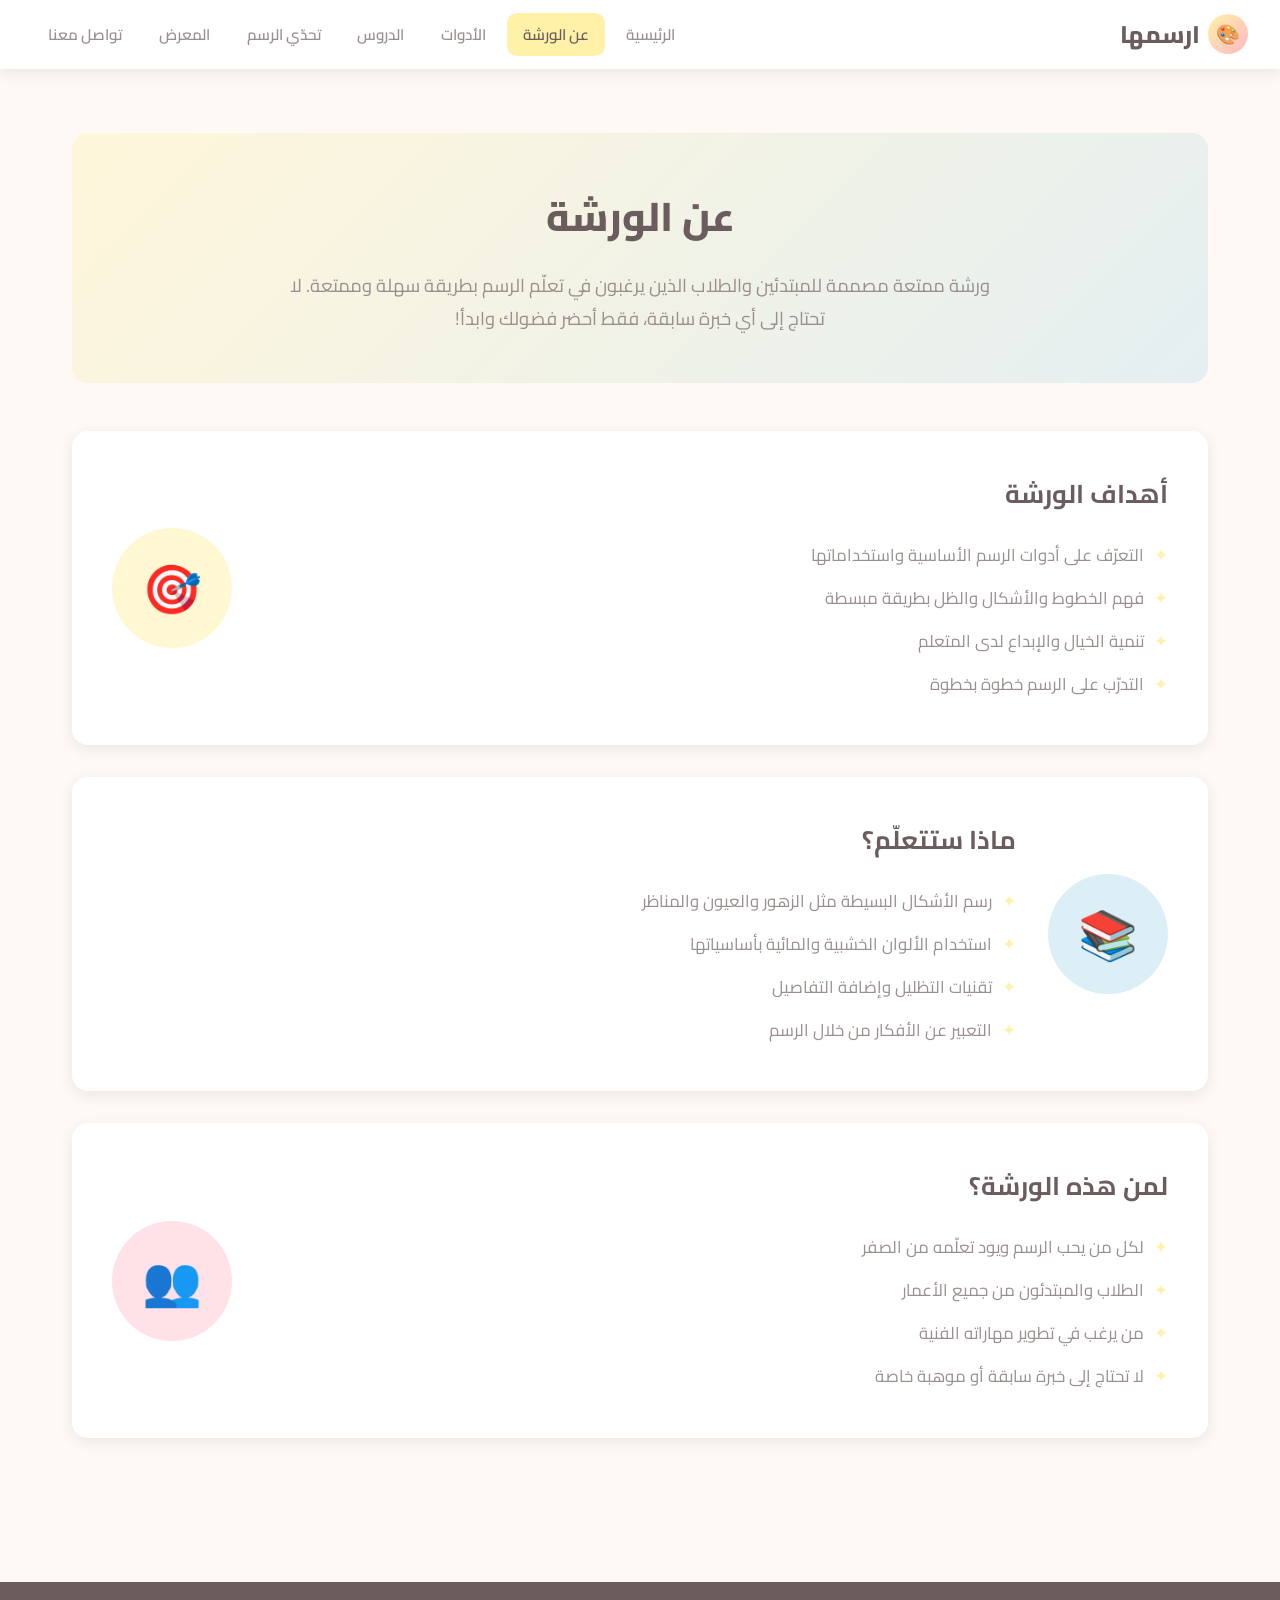
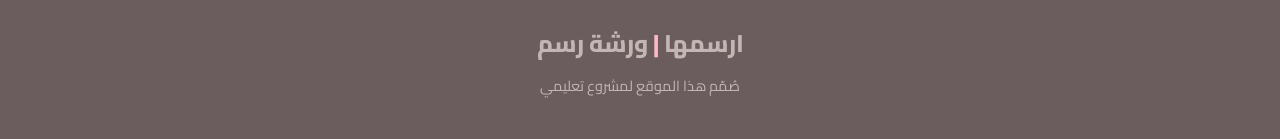
<file: about.html>
<!DOCTYPE html>
<html lang="ar" dir="rtl">
<head>
  <meta charset="UTF-8">
  <meta name="viewport" content="width=device-width, initial-scale=1.0">
  <title>عن الورشة | ارسمها</title>
  <link rel="stylesheet" href="assets/css/style.css">
</head>
<body>

  <!-- شريط التنقل -->
  <nav class="navbar">
    <a href="index.html" class="nav-logo">
      <span class="logo-icon">🎨</span>
      <span>ارسمها</span>
    </a>
    <button class="nav-toggle" aria-label="القائمة">☰</button>
    <div class="nav-links">
      <a href="index.html">الرئيسية</a>
      <a href="about.html" class="active">عن الورشة</a>
      <a href="tools.html">الأدوات</a>
      <a href="lessons.html">الدروس</a>
      <a href="challenge.html">تحدّي الرسم</a>
      <a href="gallery.html">المعرض</a>
      <a href="contact.html">تواصل معنا</a>
    </div>
  </nav>

  <!-- مقدمة -->
  <section class="section">
    <div class="about-hero">
      <h2>عن الورشة</h2>
      <p>ورشة ممتعة مصممة للمبتدئين والطلاب الذين يرغبون في تعلّم الرسم بطريقة سهلة وممتعة. لا تحتاج إلى أي خبرة سابقة، فقط أحضر فضولك وابدأ!</p>
    </div>

    <!-- أهداف الورشة -->
    <div class="info-block">
      <div class="info-text">
        <h3>أهداف الورشة</h3>
        <ul>
          <li>التعرّف على أدوات الرسم الأساسية واستخداماتها</li>
          <li>فهم الخطوط والأشكال والظل بطريقة مبسطة</li>
          <li>تنمية الخيال والإبداع لدى المتعلم</li>
          <li>التدرّب على الرسم خطوة بخطوة</li>
        </ul>
      </div>
      <div class="info-icon yellow">
        <img src="https://images.unsplash.com/photo-1513364776144-60967b0f800f?w=200&q=80" alt="أهداف الورشة" onerror="this.style.display='none';this.parentElement.innerHTML='🎯';">
      </div>
    </div>

    <!-- ماذا ستتعلم -->
    <div class="info-block reverse">
      <div class="info-text">
        <h3>ماذا ستتعلّم؟</h3>
        <ul>
          <li>رسم الأشكال البسيطة مثل الزهور والعيون والمناظر</li>
          <li>استخدام الألوان الخشبية والمائية بأساسياتها</li>
          <li>تقنيات التظليل وإضافة التفاصيل</li>
          <li>التعبير عن الأفكار من خلال الرسم</li>
        </ul>
      </div>
      <div class="info-icon blue">
        <img src="https://images.unsplash.com/photo-1531346878377-a5be20888e57?w=200&q=80" alt="ماذا ستتعلم" onerror="this.style.display='none';this.parentElement.innerHTML='📚';">
      </div>
    </div>

    <!-- لمن هذه الورشة -->
    <div class="info-block">
      <div class="info-text">
        <h3>لمن هذه الورشة؟</h3>
        <ul>
          <li>لكل من يحب الرسم ويود تعلّمه من الصفر</li>
          <li>الطلاب والمبتدئون من جميع الأعمار</li>
          <li>من يرغب في تطوير مهاراته الفنية</li>
          <li>لا تحتاج إلى خبرة سابقة أو موهبة خاصة</li>
        </ul>
      </div>
      <div class="info-icon pink">
        <img src="https://images.unsplash.com/photo-1529156069898-49953e39b3ac?w=200&q=80" alt="لمن هذه الورشة" onerror="this.style.display='none';this.parentElement.innerHTML='👥';">
      </div>
    </div>
  </section>

  <!-- التذييل -->
  <footer class="footer">
    <p class="footer-logo">ارسمها <span>|</span> ورشة رسم</p>
    <p>صُمّم هذا الموقع لمشروع تعليمي</p>
  </footer>

  <script src="assets/js/main.js"></script>
</body>
</html>
</file>
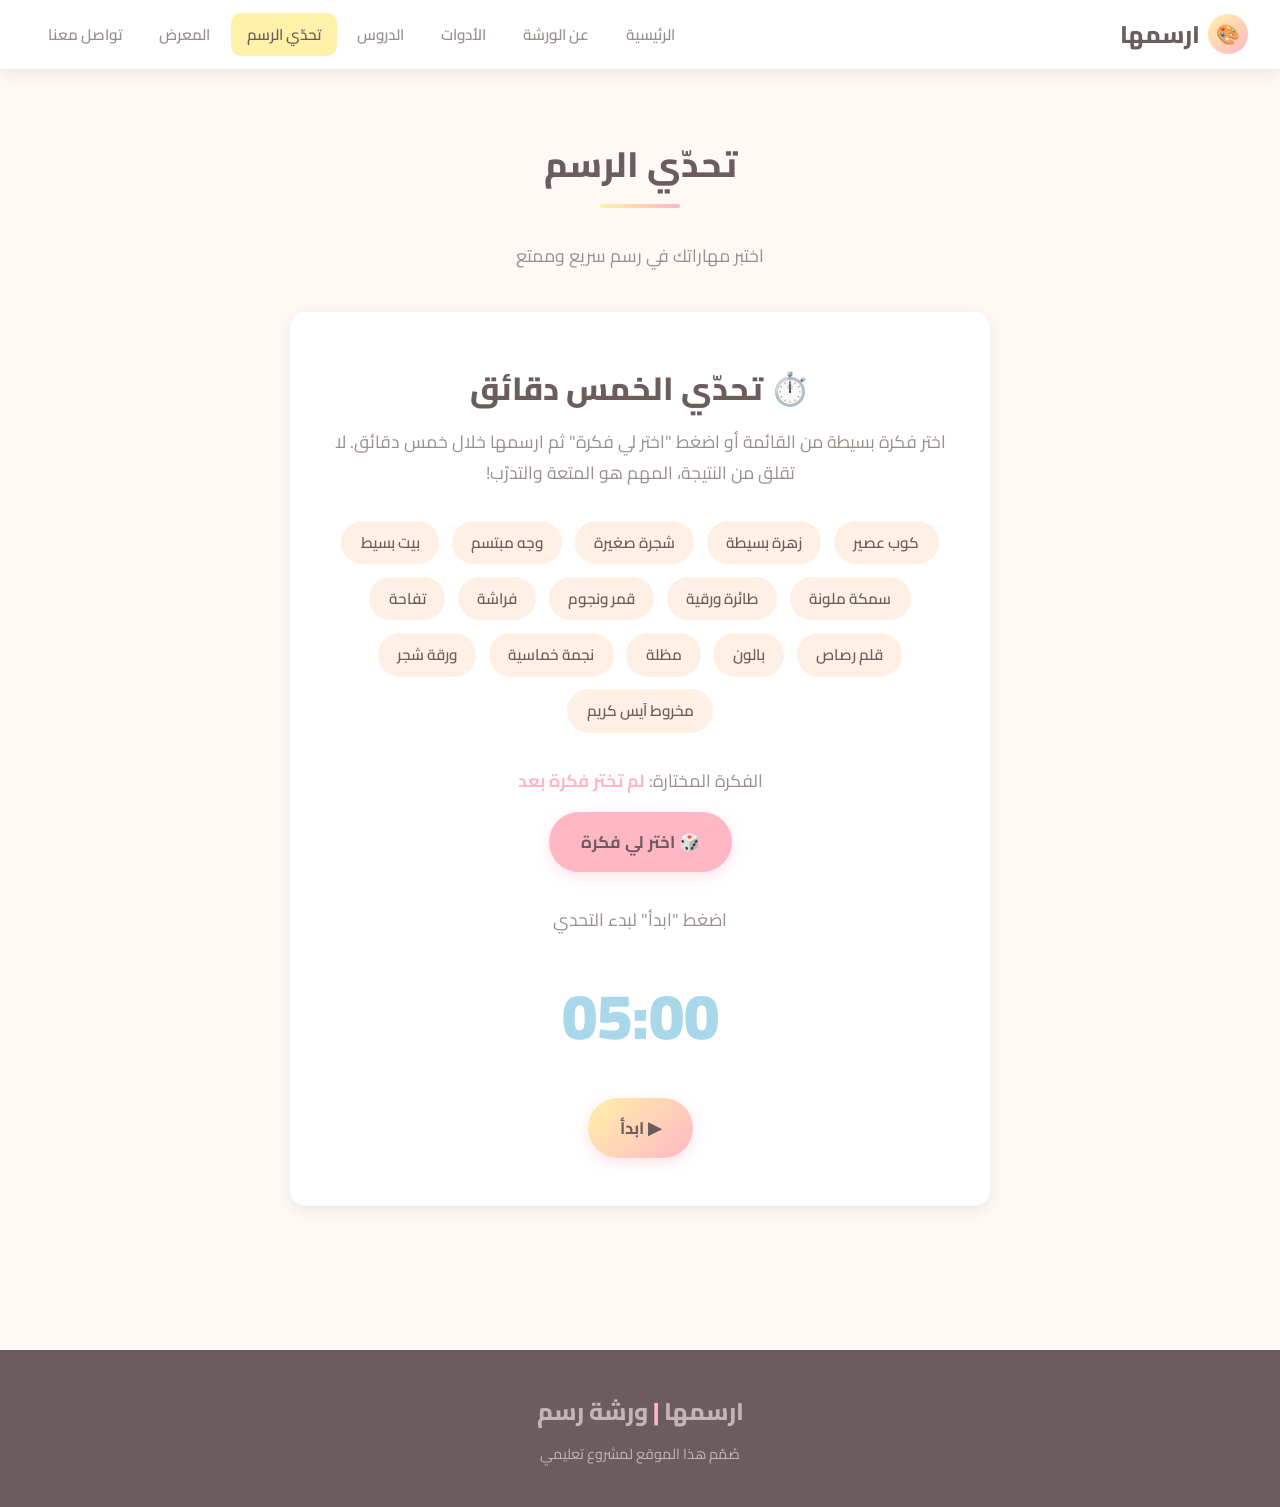
<file: challenge.html>
<!DOCTYPE html>
<html lang="ar" dir="rtl">
<head>
  <meta charset="UTF-8">
  <meta name="viewport" content="width=device-width, initial-scale=1.0">
  <title>تحدّي الرسم | ارسمها</title>
  <link rel="stylesheet" href="assets/css/style.css">
</head>
<body>

  <!-- شريط التنقل -->
  <nav class="navbar">
    <a href="index.html" class="nav-logo">
      <span class="logo-icon">🎨</span>
      <span>ارسمها</span>
    </a>
    <button class="nav-toggle" aria-label="القائمة">☰</button>
    <div class="nav-links">
      <a href="index.html">الرئيسية</a>
      <a href="about.html">عن الورشة</a>
      <a href="tools.html">الأدوات</a>
      <a href="lessons.html">الدروس</a>
      <a href="challenge.html" class="active">تحدّي الرسم</a>
      <a href="gallery.html">المعرض</a>
      <a href="contact.html">تواصل معنا</a>
    </div>
  </nav>

  <!-- قسم التحدي -->
  <section class="section">
    <h2 class="section-title">تحدّي الرسم</h2>
    <div class="section-divider"></div>
    <p class="section-subtitle">اختبر مهاراتك في رسم سريع وممتع</p>

    <div class="challenge-container">
      <div class="challenge-box">
        <h2>⏱️ تحدّي الخمس دقائق</h2>
        <p class="challenge-desc">اختر فكرة بسيطة من القائمة أو اضغط "اختر لي فكرة" ثم ارسمها خلال خمس دقائق. لا تقلق من النتيجة، المهم هو المتعة والتدرّب!</p>

        <!-- قائمة الأفكار -->
        <div class="idea-list" id="idea-list">
          <!-- يتم ملؤها بواسطة JavaScript -->
        </div>

        <!-- الفكرة المختارة -->
        <p style="font-size: 1.1rem; margin-bottom: 1rem; color: var(--gray);">
          الفكرة المختارة: <strong id="current-idea" style="color: var(--pink);">لم تختر فكرة بعد</strong>
        </p>

        <!-- أزرار التحدي -->
        <div class="challenge-actions">
          <button class="btn btn-pink" id="random-idea">🎲 اختر لي فكرة</button>
        </div>

        <!-- المؤقت -->
        <div class="timer-label" id="timer-label">اضغط "ابدأ" لبدء التحدي</div>
        <div class="timer-display" id="timer-display">05:00</div>

        <div class="timer-buttons">
          <button class="btn btn-primary" id="start-timer">▶ ابدأ</button>
          <button class="btn btn-outline" id="reset-timer" style="display: none;">↻ إعادة</button>
        </div>

        <!-- رسالة النجاح -->
        <div class="challenge-message" id="challenge-message">
          🎉 أحسنت! شارك رسومتك أو احتفظ بها لتلاحظ تطوّرك.
        </div>
      </div>
    </div>
  </section>

  <!-- التذييل -->
  <footer class="footer">
    <p class="footer-logo">ارسمها <span>|</span> ورشة رسم</p>
    <p>صُمّم هذا الموقع لمشروع تعليمي</p>
  </footer>

  <script src="assets/js/main.js"></script>
</body>
</html>
</file>
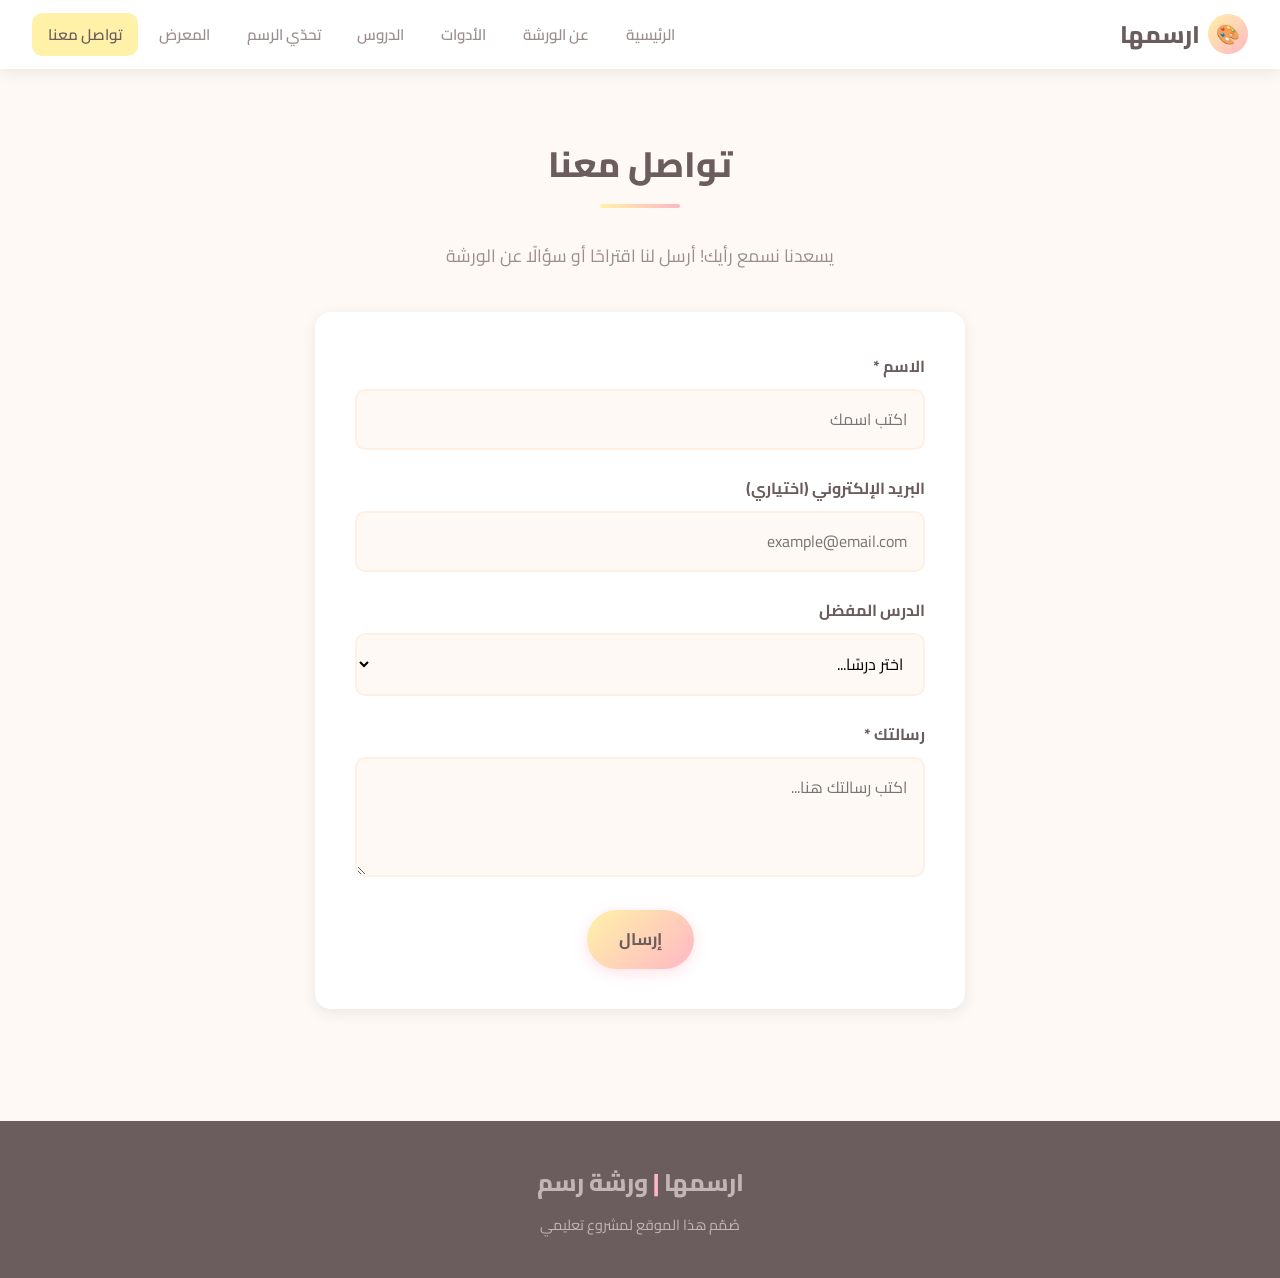
<file: contact.html>
<!DOCTYPE html>
<html lang="ar" dir="rtl">
<head>
  <meta charset="UTF-8">
  <meta name="viewport" content="width=device-width, initial-scale=1.0">
  <title>تواصل معنا | ارسمها</title>
  <link rel="stylesheet" href="assets/css/style.css">
</head>
<body>

  <!-- شريط التنقل -->
  <nav class="navbar">
    <a href="index.html" class="nav-logo">
      <span class="logo-icon">🎨</span>
      <span>ارسمها</span>
    </a>
    <button class="nav-toggle" aria-label="القائمة">☰</button>
    <div class="nav-links">
      <a href="index.html">الرئيسية</a>
      <a href="about.html">عن الورشة</a>
      <a href="tools.html">الأدوات</a>
      <a href="lessons.html">الدروس</a>
      <a href="challenge.html">تحدّي الرسم</a>
      <a href="gallery.html">المعرض</a>
      <a href="contact.html" class="active">تواصل معنا</a>
    </div>
  </nav>

  <!-- قسم التواصل -->
  <section class="section">
    <h2 class="section-title">تواصل معنا</h2>
    <div class="section-divider"></div>
    <p class="section-subtitle">يسعدنا نسمع رأيك! أرسل لنا اقتراحًا أو سؤالًا عن الورشة</p>

    <div class="contact-container">
      <form class="contact-form" id="contact-form">
        <div class="form-group">
          <label for="name">الاسم *</label>
          <input type="text" id="name" name="name" placeholder="اكتب اسمك" required>
        </div>

        <div class="form-group">
          <label for="email">البريد الإلكتروني (اختياري)</label>
          <input type="email" id="email" name="email" placeholder="example@email.com">
        </div>

        <div class="form-group">
          <label for="lesson">الدرس المفضل</label>
          <select id="lesson" name="lesson">
            <option value="">اختر درسًا...</option>
            <option value="flower">ارسم زهرة بسيطة</option>
            <option value="eye">ارسم عينًا مبسطة</option>
            <option value="landscape">ارسم منظرًا طبيعيًا</option>
            <option value="challenge">تحدّي الخمس دقائق</option>
            <option value="other">أخرى</option>
          </select>
        </div>

        <div class="form-group">
          <label for="message">رسالتك *</label>
          <textarea id="message" name="message" placeholder="اكتب رسالتك هنا..." required></textarea>
        </div>

        <div style="text-align: center;">
          <button type="submit" class="btn btn-primary">إرسال</button>
        </div>
      </form>

      <!-- رسالة النجاح -->
      <div class="form-success" id="form-success">
        ✅ شكرًا لمشاركتك، وصلتنا رسالتك!
      </div>
    </div>
  </section>

  <!-- التذييل -->
  <footer class="footer">
    <p class="footer-logo">ارسمها <span>|</span> ورشة رسم</p>
    <p>صُمّم هذا الموقع لمشروع تعليمي</p>
  </footer>

  <script src="assets/js/main.js"></script>
</body>
</html>
</file>
<file: assets/css/style.css>
/* ===== الخطوط والألوان الأساسية ===== */
@import url('https://fonts.googleapis.com/css2?family=Cairo:wght@400;600;700;800;900&family=Tajawal:wght@400;500;700;800&display=swap');

:root {
  /* ألوان صيفيه باستيل */
  --off-white: #FFF9F5;
  --baby-pink: #FFB7C5;
  --baby-blue: #A8D8EA;
  --baby-yellow: #FFF1A8;
  --peach: #FFD8A8;
  --dark: #6B5D5D;
  --gray: #9B8E8E;
  --light-gray: #FFF0E5;
  --white: #FFFFFF;
  /* أسماء قديمة للإشارة إليها */
  --warm-yellow: #FFF1A8;
  --sky-blue: #A8D8EA;
  --pink: #FFB7C5;
  --orange: #FFD8A8;
  --shadow: 0 4px 15px rgba(0,0,0,0.08);
  --shadow-hover: 0 8px 25px rgba(0,0,0,0.12);
  --radius: 16px;
  --radius-sm: 10px;
  --transition: 0.3s ease;
}

* {
  margin: 0;
  padding: 0;
  box-sizing: border-box;
}

html {
  scroll-behavior: smooth;
}

body {
  font-family: 'Cairo', 'Tajawal', sans-serif;
  background-color: var(--off-white);
  color: var(--dark);
  line-height: 1.8;
  direction: rtl;
  text-align: right;
}

img {
  max-width: 100%;
  height: auto;
}

a {
  text-decoration: none;
  color: inherit;
}

ul {
  list-style: none;
}

/* ===== شريط التنقل ===== */
.navbar {
  position: sticky;
  top: 0;
  z-index: 1000;
  background: var(--white);
  box-shadow: var(--shadow);
  padding: 0.8rem 2rem;
  display: flex;
  align-items: center;
  justify-content: space-between;
}

.nav-logo {
  display: flex;
  align-items: center;
  gap: 0.5rem;
  font-size: 1.5rem;
  font-weight: 800;
  color: var(--dark);
}

.nav-logo .logo-icon {
  width: 40px;
  height: 40px;
  background: linear-gradient(135deg, var(--baby-yellow), var(--baby-pink));
  border-radius: 50%;
  display: flex;
  align-items: center;
  justify-content: center;
  font-size: 1.2rem;
}

.nav-links {
  display: flex;
  align-items: center;
  gap: 0.3rem;
}

.nav-links a {
  padding: 0.5rem 1rem;
  border-radius: var(--radius-sm);
  font-weight: 600;
  font-size: 0.95rem;
  color: var(--gray);
  transition: var(--transition);
}

.nav-links a:hover,
.nav-links a.active {
  background: var(--baby-yellow);
  color: var(--dark);
}

.nav-toggle {
  display: none;
  background: none;
  border: none;
  font-size: 1.8rem;
  cursor: pointer;
  color: var(--dark);
}

/* ===== الأزرار ===== */
.btn {
  display: inline-block;
  padding: 0.85rem 2rem;
  border-radius: 50px;
  font-weight: 700;
  font-size: 1.05rem;
  cursor: pointer;
  border: none;
  transition: var(--transition);
  font-family: inherit;
  text-align: center;
}

.btn-primary {
  background: linear-gradient(135deg, var(--baby-yellow), var(--baby-pink));
  color: var(--dark);
  box-shadow: 0 4px 15px rgba(255, 183, 197, 0.4);
}

.btn-primary:hover {
  transform: translateY(-3px);
  box-shadow: 0 8px 25px rgba(255, 183, 197, 0.5);
}

.btn-secondary {
  background: var(--baby-blue);
  color: var(--dark);
  box-shadow: 0 4px 15px rgba(168, 216, 234, 0.4);
}

.btn-secondary:hover {
  transform: translateY(-3px);
  box-shadow: 0 8px 25px rgba(168, 216, 234, 0.5);
}

.btn-pink {
  background: var(--baby-pink);
  color: var(--dark);
  box-shadow: 0 4px 15px rgba(255, 183, 197, 0.4);
}

.btn-pink:hover {
  transform: translateY(-3px);
  box-shadow: 0 8px 25px rgba(255, 183, 197, 0.5);
}

.btn-outline {
  background: transparent;
  border: 2px solid var(--baby-blue);
  color: var(--baby-blue);
}

.btn-outline:hover {
  background: var(--baby-blue);
  color: var(--dark);
}

/* ===== الأقسام ===== */
.section {
  padding: 4rem 2rem;
  max-width: 1200px;
  margin: 0 auto;
}

.section-title {
  font-size: 2.2rem;
  font-weight: 800;
  text-align: center;
  margin-bottom: 0.5rem;
  color: var(--dark);
}

.section-subtitle {
  text-align: center;
  color: var(--gray);
  font-size: 1.1rem;
  margin-bottom: 2.5rem;
}

.section-divider {
  width: 80px;
  height: 4px;
  background: linear-gradient(90deg, var(--baby-yellow), var(--baby-pink));
  margin: 0 auto 2rem;
  border-radius: 2px;
}

/* ===== البطل (Hero) ===== */
.hero {
  display: flex;
  align-items: center;
  justify-content: space-between;
  gap: 3rem;
  padding: 4rem 2rem;
  max-width: 1200px;
  margin: 0 auto;
  min-height: 70vh;
}

.hero-content {
  flex: 1;
}

.hero-content h1 {
  font-size: 3.2rem;
  font-weight: 900;
  line-height: 1.3;
  margin-bottom: 1rem;
  color: var(--dark);
}

.hero-content h1 span {
  color: var(--peach);
}

.hero-content .tagline {
  font-size: 1.3rem;
  color: var(--gray);
  margin-bottom: 1rem;
  font-weight: 600;
}

.hero-content .intro {
  font-size: 1.1rem;
  color: var(--gray);
  margin-bottom: 2rem;
  max-width: 500px;
}

.hero-image {
  flex: 1;
  display: flex;
  justify-content: center;
  align-items: center;
}

.hero-image img {
  max-width: 100%;
  height: auto;
  border-radius: var(--radius);
  box-shadow: var(--shadow-hover);
}

/* ===== البطاقات ===== */
.cards-grid {
  display: grid;
  grid-template-columns: repeat(auto-fit, minmax(250px, 1fr));
  gap: 1.5rem;
}

.card {
  background: var(--white);
  border-radius: var(--radius);
  padding: 2rem 1.5rem;
  text-align: center;
  box-shadow: var(--shadow);
  transition: var(--transition);
  border: 2px solid transparent;
}

.card:hover {
  transform: translateY(-5px);
  box-shadow: var(--shadow-hover);
  border-color: var(--baby-pink);
}

.card-icon {
  width: 70px;
  height: 70px;
  margin: 0 auto 1rem;
  border-radius: 50%;
  display: flex;
  align-items: center;
  justify-content: center;
  font-size: 2rem;
  overflow: hidden;
}

.card-icon img {
  width: 100%;
  height: 100%;
  object-fit: cover;
}

.card-icon.yellow { background: rgba(255, 241, 168, 0.5); }
.card-icon.blue { background: rgba(168, 216, 234, 0.4); }
.card-icon.pink { background: rgba(255, 183, 197, 0.4); }
.card-icon.orange { background: rgba(255, 216, 168, 0.4); }

.card h3 {
  font-size: 1.3rem;
  font-weight: 700;
  margin-bottom: 0.5rem;
}

.card p {
  color: var(--gray);
  font-size: 0.95rem;
}

/* ===== التذييل ===== */
.footer {
  background: var(--dark);
  color: var(--white);
  text-align: center;
  padding: 2.5rem 2rem;
  margin-top: 3rem;
}

.footer .footer-logo {
  font-size: 1.5rem;
  font-weight: 800;
  margin-bottom: 0.5rem;
}

.footer .footer-logo span {
  color: var(--baby-pink);
}

.footer p {
  color: #C4B5B5;
  font-size: 0.9rem;
}

/* ===== صفحة عن الورشة ===== */
.about-hero {
  text-align: center;
  padding: 3rem 2rem;
  background: linear-gradient(135deg, rgba(255, 241, 168, 0.35), rgba(168, 216, 234, 0.3));
  border-radius: var(--radius);
  margin-bottom: 3rem;
}

.about-hero h2 {
  font-size: 2.5rem;
  font-weight: 800;
  margin-bottom: 1rem;
}

.about-hero p {
  font-size: 1.15rem;
  color: var(--gray);
  max-width: 700px;
  margin: 0 auto;
}

.info-block {
  background: var(--white);
  border-radius: var(--radius);
  padding: 2.5rem;
  margin-bottom: 2rem;
  box-shadow: var(--shadow);
  display: flex;
  align-items: center;
  gap: 2rem;
}

.info-block.reverse {
  flex-direction: row-reverse;
}

.info-block .info-text {
  flex: 1;
}

.info-block .info-text h3 {
  font-size: 1.6rem;
  font-weight: 700;
  margin-bottom: 1rem;
  color: var(--dark);
}

.info-block .info-text ul li {
  padding: 0.4rem 0;
  color: var(--gray);
  font-size: 1.05rem;
  position: relative;
  padding-right: 1.5rem;
}

.info-block .info-text ul li::before {
  content: "✦";
  position: absolute;
  right: 0;
  color: var(--baby-yellow);
}

.info-block .info-icon {
  flex: 0 0 120px;
  height: 120px;
  border-radius: 50%;
  display: flex;
  align-items: center;
  justify-content: center;
  font-size: 3rem;
  overflow: hidden;
}

.info-block .info-icon img {
  width: 100%;
  height: 100%;
  object-fit: cover;
}

.info-block .info-icon.yellow { background: rgba(255, 241, 168, 0.5); }
.info-block .info-icon.blue { background: rgba(168, 216, 234, 0.4); }
.info-block .info-icon.pink { background: rgba(255, 183, 197, 0.4); }

/* ===== صفحة الأدوات ===== */
.tools-grid {
  display: grid;
  grid-template-columns: repeat(auto-fit, minmax(280px, 1fr));
  gap: 1.5rem;
  margin-bottom: 3rem;
}

.tool-card {
  background: var(--white);
  border-radius: var(--radius);
  padding: 2rem;
  text-align: center;
  box-shadow: var(--shadow);
  transition: var(--transition);
  border: 2px solid transparent;
}

.tool-card:hover {
  transform: translateY(-5px);
  box-shadow: var(--shadow-hover);
  border-color: var(--baby-blue);
}

.tool-card .tool-icon {
  width: 100%;
  height: 220px;
  margin: 0 auto 1rem;
  border-radius: var(--radius-sm);
  overflow: hidden;
  display: flex;
  align-items: center;
  justify-content: center;
  background: var(--white);
}

.tool-card .tool-icon img {
  max-width: 100%;
  max-height: 100%;
  object-fit: contain;
}

.tool-card h3 {
  font-size: 1.25rem;
  font-weight: 700;
  margin-bottom: 0.5rem;
}

.tool-card p {
  color: var(--gray);
  font-size: 0.95rem;
}

.tip-box {
  background: linear-gradient(135deg, rgba(168, 216, 234, 0.3), rgba(255, 241, 168, 0.3));
  border-radius: var(--radius);
  padding: 2rem;
  text-align: center;
  margin-bottom: 2rem;
  border: 2px dashed var(--baby-blue);
}

.tip-box h3 {
  font-size: 1.4rem;
  font-weight: 700;
  margin-bottom: 0.5rem;
  color: var(--baby-blue);
}

.tip-box p {
  color: var(--gray);
  font-size: 1.05rem;
  max-width: 600px;
  margin: 0 auto;
}

/* ===== صفحة الدروس ===== */
.lesson-card {
  background: var(--white);
  border-radius: var(--radius);
  padding: 2.5rem;
  margin-bottom: 2rem;
  box-shadow: var(--shadow);
  display: flex;
  gap: 2rem;
  align-items: flex-start;
}

.lesson-card .lesson-number {
  flex: 0 0 60px;
  height: 60px;
  background: linear-gradient(135deg, var(--baby-yellow), var(--baby-pink));
  border-radius: 50%;
  display: flex;
  align-items: center;
  justify-content: center;
  font-size: 1.5rem;
  font-weight: 800;
  color: var(--dark);
}

.lesson-card .lesson-content {
  flex: 1;
}

.lesson-card .lesson-content h3 {
  font-size: 1.5rem;
  font-weight: 700;
  margin-bottom: 1rem;
}

.lesson-card .lesson-content ol {
  padding-right: 1.5rem;
}

.lesson-card .lesson-content ol li {
  padding: 0.4rem 0;
  color: var(--gray);
  font-size: 1.05rem;
  list-style: decimal;
}

.lesson-card .lesson-image {
  flex: 0 0 200px;
  display: flex;
  align-items: center;
  justify-content: center;
}

.lesson-card .lesson-image img {
  max-width: 100%;
  height: auto;
  border-radius: var(--radius-sm);
  box-shadow: var(--shadow);
}

.encouragement {
  text-align: center;
  padding: 2rem;
  background: linear-gradient(135deg, rgba(255, 183, 197, 0.3), rgba(255, 241, 168, 0.3));
  border-radius: var(--radius);
  font-size: 1.2rem;
  font-weight: 600;
  color: var(--dark);
  margin-top: 2rem;
}

/* ===== صفحة التحدي ===== */
.challenge-container {
  max-width: 700px;
  margin: 0 auto;
  text-align: center;
}

.challenge-box {
  background: var(--white);
  border-radius: var(--radius);
  padding: 3rem 2rem;
  box-shadow: var(--shadow);
  margin-bottom: 2rem;
}

.challenge-box h2 {
  font-size: 2rem;
  font-weight: 800;
  margin-bottom: 0.5rem;
}

.challenge-box .challenge-desc {
  color: var(--gray);
  font-size: 1.1rem;
  margin-bottom: 2rem;
}

.idea-list {
  display: flex;
  flex-wrap: wrap;
  justify-content: center;
  gap: 0.8rem;
  margin-bottom: 2rem;
}

.idea-tag {
  background: var(--light-gray);
  padding: 0.5rem 1.2rem;
  border-radius: 50px;
  font-weight: 600;
  font-size: 0.95rem;
  color: var(--dark);
  transition: var(--transition);
  cursor: pointer;
}

.idea-tag:hover {
  background: var(--baby-yellow);
}

.idea-tag.selected {
  background: var(--baby-pink);
  color: var(--dark);
}

.challenge-actions {
  display: flex;
  justify-content: center;
  gap: 1rem;
  flex-wrap: wrap;
  margin-bottom: 2rem;
}

.timer-display {
  font-size: 4rem;
  font-weight: 900;
  color: var(--baby-blue);
  margin: 1.5rem 0;
  font-variant-numeric: tabular-nums;
}

.timer-display.warning {
  color: var(--peach);
}

.timer-display.danger {
  color: var(--baby-pink);
}

.timer-label {
  font-size: 1.1rem;
  color: var(--gray);
  margin-bottom: 1rem;
}

.timer-buttons {
  display: flex;
  justify-content: center;
  gap: 1rem;
  margin-top: 1.5rem;
}

.challenge-message {
  display: none;
  background: linear-gradient(135deg, rgba(168, 216, 234, 0.35), rgba(255, 241, 168, 0.35));
  border-radius: var(--radius);
  padding: 2rem;
  margin-top: 2rem;
  font-size: 1.3rem;
  font-weight: 700;
  color: var(--dark);
}

.challenge-message.show {
  display: block;
  animation: fadeIn 0.5s ease;
}

@keyframes fadeIn {
  from { opacity: 0; transform: translateY(10px); }
  to { opacity: 1; transform: translateY(0); }
}

/* ===== صفحة المعرض ===== */
.gallery-grid {
  display: grid;
  grid-template-columns: repeat(auto-fit, minmax(280px, 1fr));
  gap: 1.5rem;
  margin-bottom: 2rem;
}

.gallery-item {
  background: var(--white);
  border-radius: var(--radius);
  overflow: hidden;
  box-shadow: var(--shadow);
  transition: var(--transition);
}

.gallery-item:hover {
  transform: translateY(-5px);
  box-shadow: var(--shadow-hover);
}

.gallery-item .gallery-image {
  width: 100%;
  height: 220px;
  display: flex;
  align-items: center;
  justify-content: center;
  overflow: hidden;
}

.gallery-item .gallery-image img {
  width: 100%;
  height: 100%;
  object-fit: cover;
}

.gallery-item .gallery-info {
  padding: 1.2rem;
  text-align: center;
}

.gallery-item .gallery-info h4 {
  font-size: 1.1rem;
  font-weight: 700;
}

.gallery-item .gallery-info p {
  color: var(--gray);
  font-size: 0.9rem;
}

.gallery-upload {
  text-align: center;
  padding: 2rem;
  background: var(--white);
  border-radius: var(--radius);
  box-shadow: var(--shadow);
  margin-top: 2rem;
}

.gallery-upload h3 {
  font-size: 1.3rem;
  font-weight: 700;
  margin-bottom: 0.5rem;
}

.gallery-upload p {
  color: var(--gray);
  margin-bottom: 1rem;
}

.upload-preview {
  display: none;
  margin-top: 1.5rem;
}

.upload-preview.show {
  display: block;
}

.upload-preview img {
  max-width: 300px;
  max-height: 250px;
  border-radius: var(--radius-sm);
  box-shadow: var(--shadow);
}

/* ===== صفحة تواصل معنا ===== */
.contact-container {
  max-width: 650px;
  margin: 0 auto;
}

.contact-form {
  background: var(--white);
  border-radius: var(--radius);
  padding: 2.5rem;
  box-shadow: var(--shadow);
}

.contact-form .form-group {
  margin-bottom: 1.5rem;
}

.contact-form label {
  display: block;
  font-weight: 700;
  margin-bottom: 0.5rem;
  color: var(--dark);
}

.contact-form input,
.contact-form select,
.contact-form textarea {
  width: 100%;
  padding: 0.85rem 1rem;
  border: 2px solid var(--light-gray);
  border-radius: var(--radius-sm);
  font-family: inherit;
  font-size: 1rem;
  transition: var(--transition);
  background: var(--off-white);
}

.contact-form input:focus,
.contact-form select:focus,
.contact-form textarea:focus {
  outline: none;
  border-color: var(--baby-blue);
  background: var(--white);
}

.contact-form textarea {
  resize: vertical;
  min-height: 120px;
}

.form-success {
  display: none;
  background: linear-gradient(135deg, rgba(168, 216, 234, 0.35), rgba(255, 241, 168, 0.35));
  border-radius: var(--radius);
  padding: 2rem;
  text-align: center;
  margin-top: 1.5rem;
  font-size: 1.2rem;
  font-weight: 700;
  color: var(--dark);
}

.form-success.show {
  display: block;
  animation: fadeIn 0.5s ease;
}

/* ===== التجاوب مع الجوال ===== */
@media (max-width: 768px) {
  .navbar {
    padding: 0.8rem 1rem;
  }

  .nav-toggle {
    display: block;
  }

  .nav-links {
    display: none;
    position: absolute;
    top: 100%;
    right: 0;
    left: 0;
    background: var(--white);
    flex-direction: column;
    padding: 1rem;
    box-shadow: var(--shadow);
    gap: 0.3rem;
  }

  .nav-links.show {
    display: flex;
  }

  .nav-links a {
    padding: 0.8rem 1rem;
    border-radius: var(--radius-sm);
  }

  .hero {
    flex-direction: column;
    text-align: center;
    padding: 2rem 1rem;
  }

  .hero-content h1 {
    font-size: 2.2rem;
  }

  .hero-content .intro {
    margin: 0 auto 2rem;
  }

  .section {
    padding: 2.5rem 1rem;
  }

  .section-title {
    font-size: 1.8rem;
  }

  .info-block,
  .info-block.reverse {
    flex-direction: column;
    text-align: center;
  }

  .info-block .info-text ul li {
    padding-right: 0;
  }

  .info-block .info-text ul li::before {
    position: static;
    margin-left: 0.3rem;
  }

  .lesson-card {
    flex-direction: column;
    align-items: center;
    text-align: center;
  }

  .lesson-card .lesson-content ol {
    padding-right: 1.2rem;
    text-align: right;
  }

  .lesson-card .lesson-image {
    flex: 0 0 auto;
  }

  .timer-display {
    font-size: 3rem;
  }

  .challenge-actions {
    flex-direction: column;
    align-items: center;
  }

  .contact-form {
    padding: 1.5rem;
  }
}

@media (max-width: 480px) {
  .hero-content h1 {
    font-size: 1.8rem;
  }

  .section-title {
    font-size: 1.5rem;
  }

  .btn {
    padding: 0.7rem 1.5rem;
    font-size: 0.95rem;
  }

  .timer-display {
    font-size: 2.5rem;
  }
}
</file>
